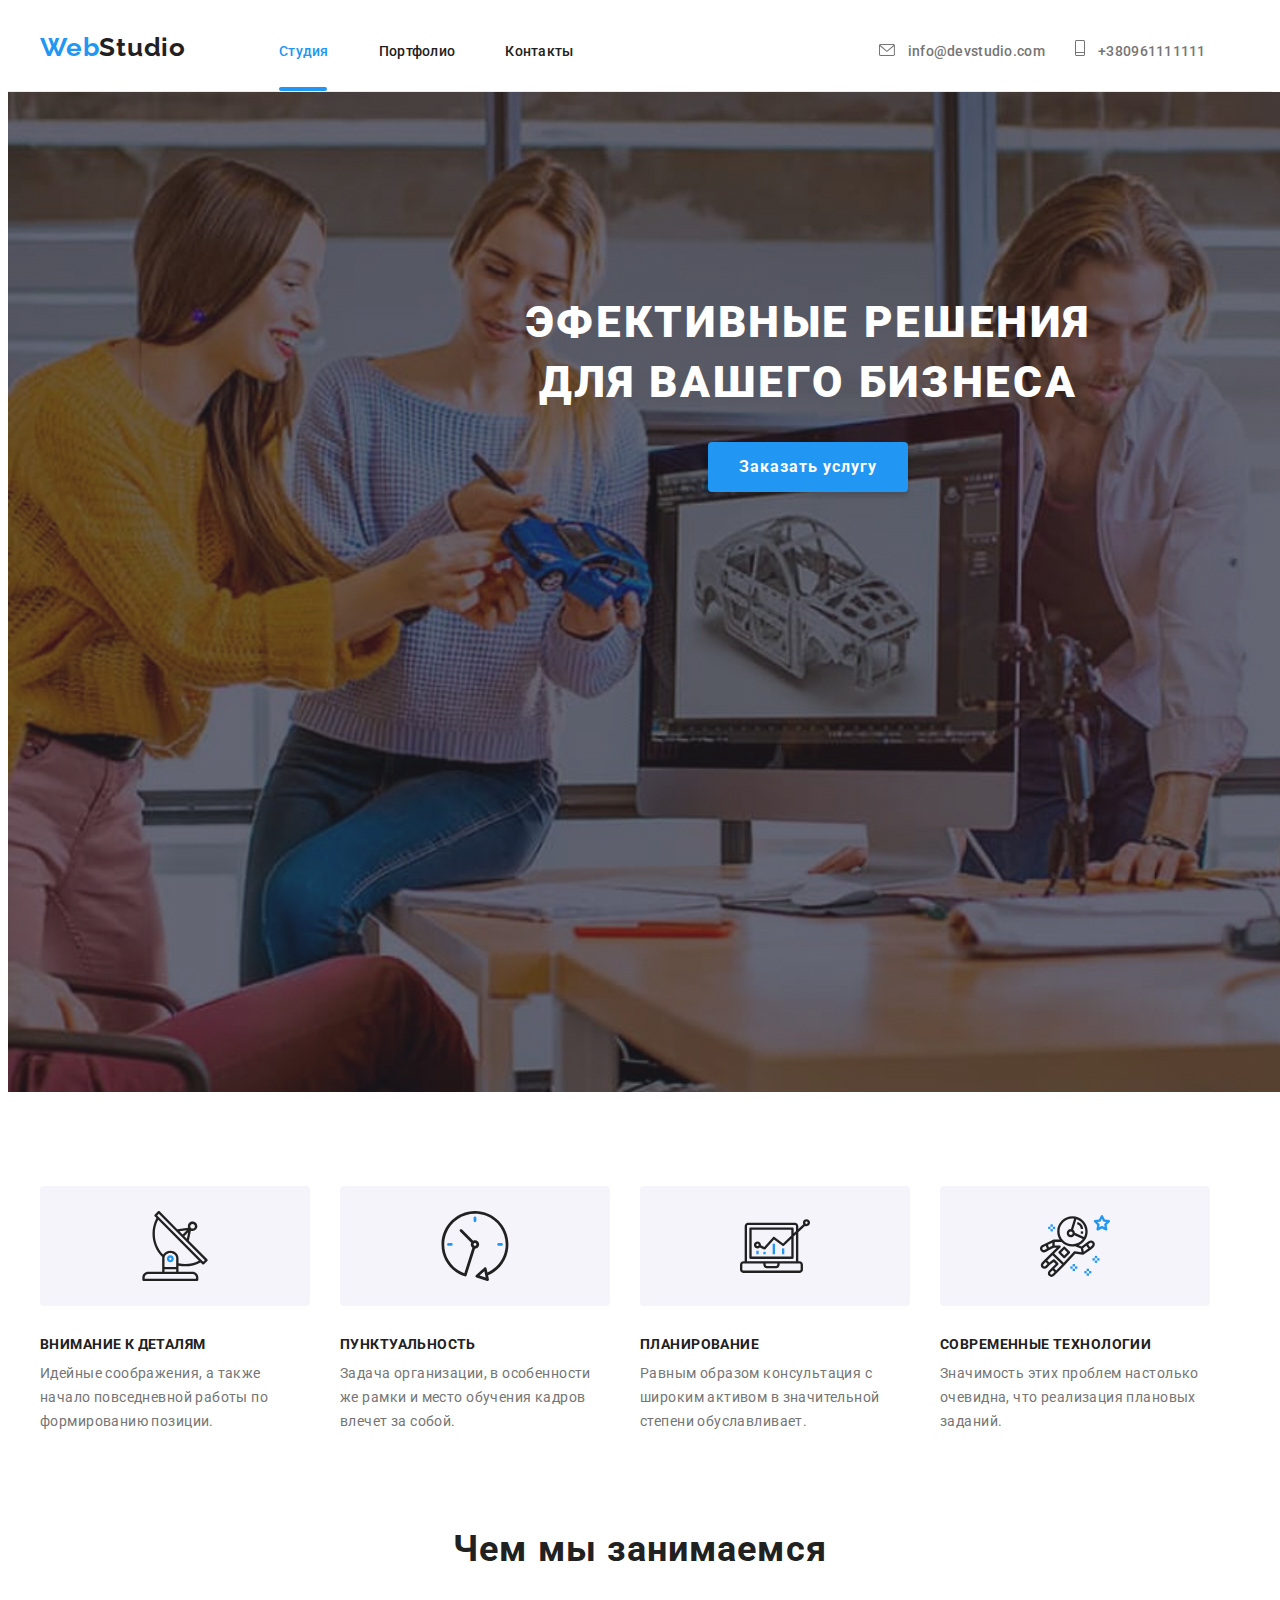
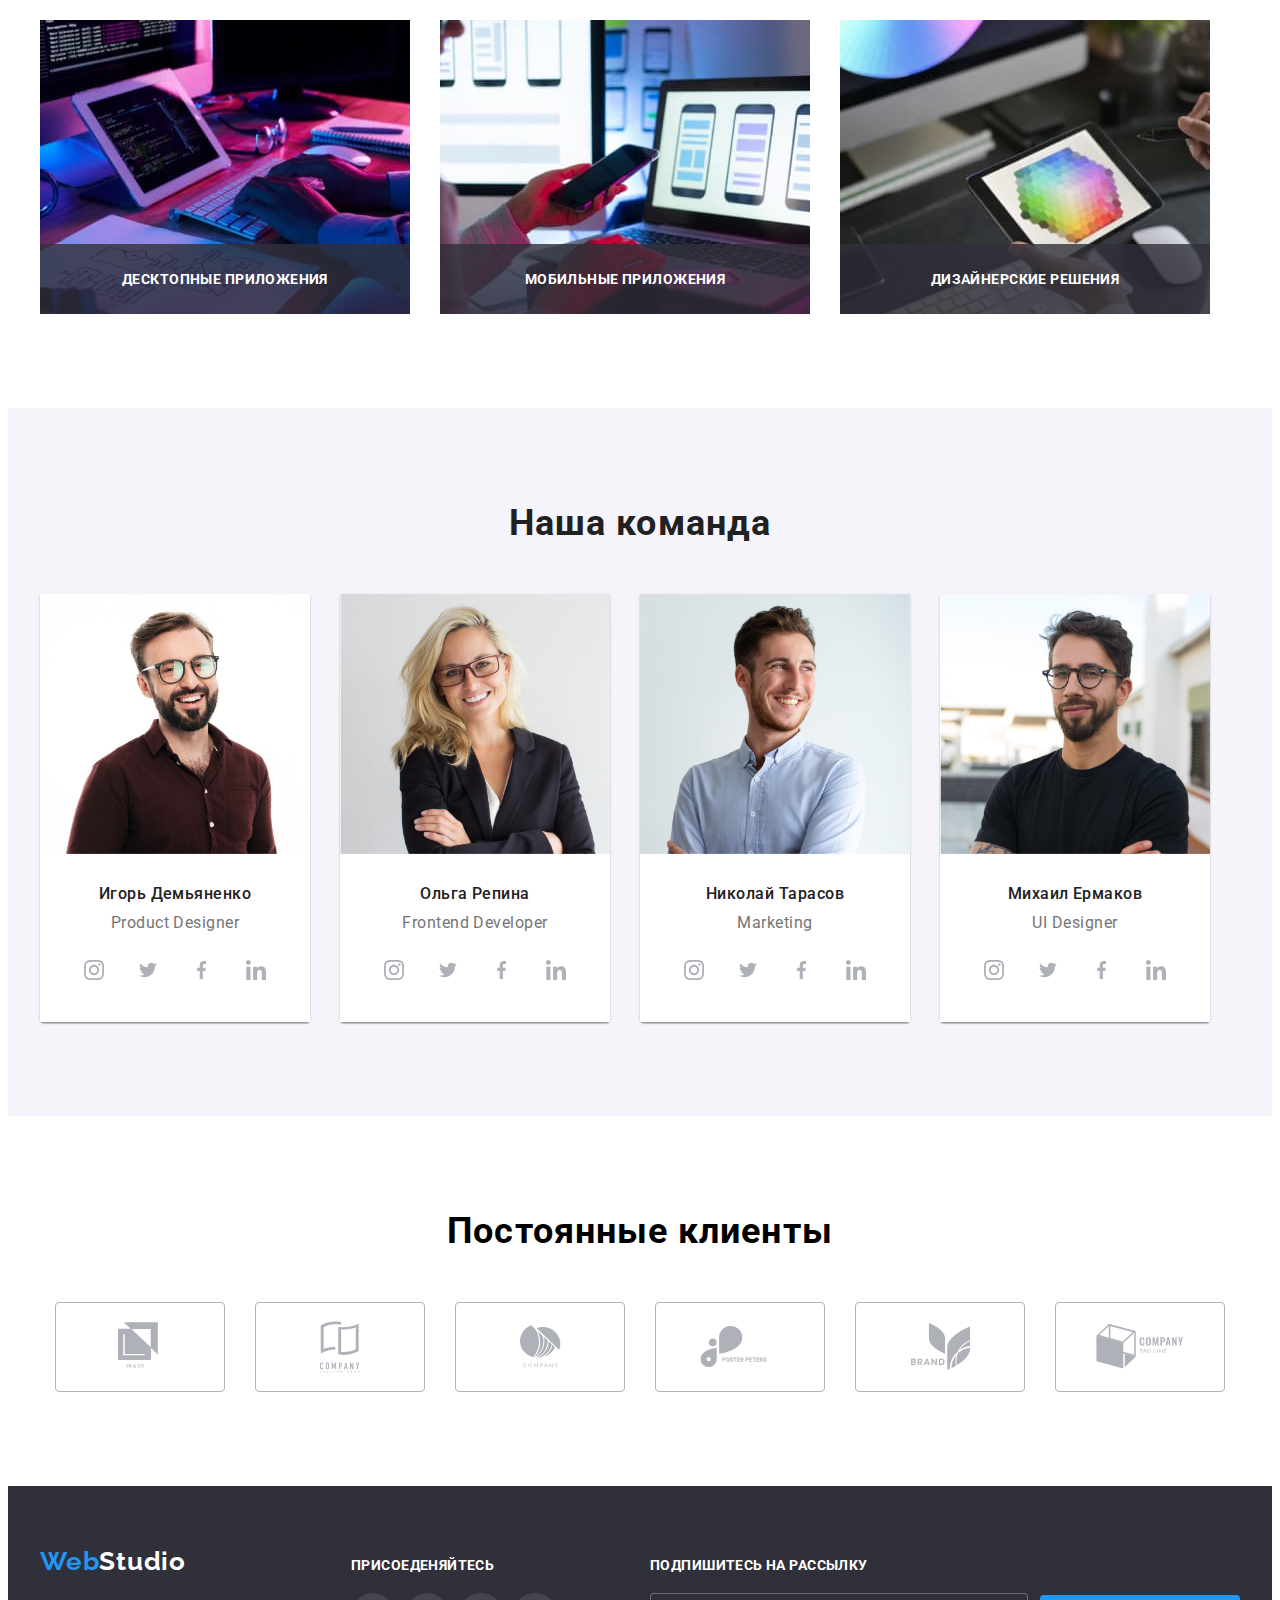
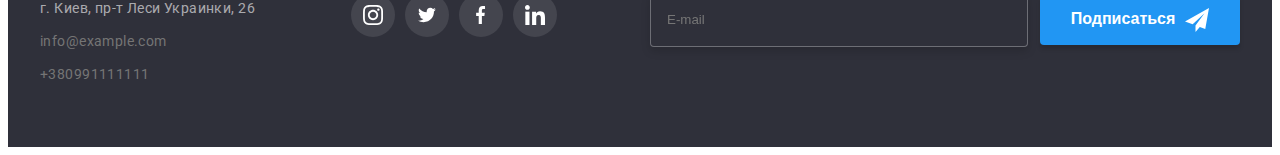
<file: index.html>
<!DOCTYPE html>
<html lang="ru">
  <head>
    <meta charset="UTF-8" />
    <meta name="viewport" content="width=device-width, initial-scale=1.0" />
    <title>Webstudio</title>
    <link rel="stylesheet" href="https://cdnjs.cloudflare.com/ajax/libs/modern-normalize/1.0.0/modern-normalize.min.css"
      integrity="sha512-ISS7cAi1PEhQ8jnbJpJZMd29NlhNj4AWYyLOSp2CE/CsHxTCu+r+t0D2yoJudVrd0/8fTVPUVDzY5Tvli75u/g=="
      crossorigin="anonymous" />
    <link rel="preconnect" href="https://fonts.gstatic.com">
    <link href="https://fonts.googleapis.com/css2?family=Raleway:wght@700&family=Roboto:wght@400;500;700;900&display=swap"
      rel="stylesheet">
    <link rel="stylesheet" href="./css/styles.css" />
    
  </head>
  <body>
    <!-- Шапка сайта -->
    <header class="header">
      <div class="conteiner">
      <nav class="navigation">
        <a class="logotype logotype-header" href="./"> <span class="logo-span">Web</span>Studio</a>
        <ul class="navigation-list lists">
          <li class="navigation-list-item before-element"><a class="navigation-list-links before-element-link" href=""> <span class="navigation-list-link-mark">Студия</span> </a></li>
          <li class="navigation-list-item"><a class="navigation-list-links" href="./portfolio.html"> Портфолио </a></li>
          <li class="navigation-list-item"><a class="navigation-list-links" href=""> Контакты </a></li>
        </ul>
      </nav>
      <ul class="contacts-list lists">
        <li class="contacts-list-item"> 
          <a href="mailto:info@devstudio.com" class="contacts-list-mail">
            <svg class="contacts-list-svg" 
            width="16"
            height="12">
              <use href=./images/sprite.svg#icon-mail></use>
            </svg>
            info@devstudio.com </a> 
          </li>
        
        <li class="contacts-list-item">
          <a href="tel:+380961111111" class="contacts-list-phone">
            <svg class="contacts-list-svg"
            width="10"
            height="16">
              <use href=./images/sprite.svg#icon-tell></use>
            </svg>
            +380961111111  </a>
        </li>
        
      </ul>
      </div>
    </header>
    <!--hero-->
    <main>
      <section class="hero-section">
        <div class="conteiner">
        <h1 class="hero-title">Эфективные решения для вашего бизнеса</h1>
        <button class="main-butn" type="button" data-modal-open>Заказать услугу</button>
        </div>
      </section>
      <!--Особенности-->
      <section class="about-us">
        <div class="conteiner">
        <h2 class="is-hidden"></h2>
        <ul class="about-us-ikon">
          <li class="about-us-list lists">
            <div class="about-us-ikon-div">
              <svg class="about-us-ikon-svg"
              width="70"
                height="70">
                <use href=./images/sprite.svg#icon-attention
                ></use>
              </svg>
            </div>
            <h3 class="list-about-us-title">Внимание к деталям</h3>
            <p class="list-about-us-discription">Идейные соображения, а также начало повседневной работы по формированию позиции.
            </p>
          </li>

          <li class="about-us-list lists">
           <div class="about-us-ikon-div">
              <svg class="about-us-ikon-svg"
              width="70"
                height="70">
                <use href=./images/sprite.svg#icon-clock-1
                 ></use>
              </svg>
            </div>
            <h3 class="list-about-us-title">Пунктуальность</h3>
            <p class="list-about-us-discription">
              Задача организации, в особенности же рамки и место обучения кадров влечет за собой.
            </p>
          </li>

          <li class="about-us-list lists">
            <div class="about-us-ikon-div">
              <svg class="about-us-ikon-svg" 
                 width="70"
                height="70">
                <use href=./images/sprite.svg#icon-diagram-1  ></use>
              </svg>
            </div>
            <h3 class="list-about-us-title">Планирование</h3>
            <p class="list-about-us-discription">
              Равным образом консультация с широким активом в значительной степени обуславливает.
            </p>
          </li>

          <li class="about-us-list lists">
            <div class="about-us-ikon-div">
              <svg class="about-us-ikon-svg" 
                width="70"
                height="70">
                <use href=./images/sprite.svg#icon-astronaut-1 ></use>
              </svg>
          </div>
            <h3 class="list-about-us-title">Современные технологии</h3>
            <p class="list-about-us-discription">Значимость этих проблем настолько очевидна, что реализация плановых заданий.</p>
          </li>
        </ul>
        </div>
        
       
      </section>
      <!--Этапы работы-->
      <section class="what-we-do-section">
        <div class="conteiner">
        <h2 class="title-what-we-do">Чем мы занимаемся</h2>
        <ul class="list-what-we-do lists">
          <li class="list-what-we-do-item">
            <div class="what-we-do-wrapper">
              <img class="what-we-do-img" src="./images/box1.jpg"
             width="370" 
             height="294" 
             alt="разработчик пишет сайт"/>
           
             <p class="what-we-do-discription">Десктопные приложения</p>
            </div>
          </li>
          <li class="list-what-we-do-item">
            <div class="what-we-do-wrapper">
              <img class="what-we-do-img"
              src="./images/box2.jpg"
              width="370"
              height="294"
              alt="тестировщик проверяет мобильную версию"/>
              
              <p class="what-we-do-discription">Мобильные приложения</p>
              </div>
          </li>
          <li class="list-what-we-do-item">
            <div class="what-we-do-wrapper">
              <img class="what-we-do-img"
              src="./images/box3.jpg"
              width="370"
              height="294"
              alt="заказчик проверяет цветовую гамму"/>
              
              <p class="what-we-do-discription">Дизайнерские решения</p>
              </div>
          </li>
        </ul>
        </div>
      </section>

                <!--Команда-->
                
      <section class="our-team-section">
        <div class="conteiner">
        <h3 class="title-our-team">Наша команда</h3>

        <ul class="list-our-team lists">
          <li class="our-team-list-item">
            <img class="our-team-list-img"
              src="./images/foto1.jpg"
              width="270"
              height="260"
              alt="Игорь Демьяненко, разработчик"
            />
            <div class="conteiner-position-team">
            <h3 class="names-our-team">Игорь Демьяненко</h3>
            <p class="team-position" lang="en">Product Designer</p>
            <ul class="social-list lists">
              <li class="social-list-item">
                <a href="" class="social-list-link">
                  <svg class="social-link-svg" width="20" height="20">
                    <use href=./images/sprite.svg#icon-instagram></use>
                  </svg>
                </a>
              </li>
              <li class="social-list-item">
                <a href="" class="social-list-link">
                  <svg class="social-link-svg" width="20" height="16">
                    <use href=./images/sprite.svg#icon-twitt></use>
                  </svg>
                </a>
              </li>
              <li class="social-list-item">
                <a href="" class="social-list-link">
                  <svg class="social-link-svg" width="10" height="20">
                    <use href=./images/sprite.svg#icon-fb></use>
                  </svg>
                </a>
              </li>
              <li class="social-list-item">
                <a href="" class="social-list-link">
                  <svg class="social-link-svg" width="20" height="20">
                    <use href=./images/sprite.svg#icon-linkedin></use>
                  </svg>
                </a>
              </li>
            </ul>
            </div>
          </li>
          

          <li class="our-team-list-item">
            <img class="our-team-list-img"
              src="./images/foto2.jpg"
              width="270"
              height="260"
              alt="Ольга Репина, разработчик"
            />
            <div class="conteiner-position-team">
            <h3 class="names-our-team">Ольга Репина</h3>
            <p class="team-position" lang="en">Frontend Developer</p>
            <ul class="social-list lists">
              <li class="social-list-item">
                <a href="" class="social-list-link">
                  <svg class="social-link-svg" width="20" height="20">
                    <use href=./images/sprite.svg#icon-instagram></use>
                  </svg>
                </a>
              </li>
              <li class="social-list-item">
                <a href="" class="social-list-link">
                  <svg class="social-link-svg" width="20" height="16">
                    <use href=./images/sprite.svg#icon-twitt></use>
                  </svg>
                </a>
              </li>
              <li class="social-list-item">
                <a href="" class="social-list-link">
                  <svg class="social-link-svg" width="10" height="20">
                    <use href=./images/sprite.svg#icon-fb></use>
                  </svg>
                </a>
              </li>
              <li class="social-list-item">
                <a href="" class="social-list-link">
                  <svg class="social-link-svg" width="20" height="20">
                    <use href=./images/sprite.svg#icon-linkedin></use>
                  </svg>
                </a>
              </li>
            </ul>
            </div>
          </li>
         
         

          <li class="our-team-list-item">
            <img class="our-team-list-img"
              src="./images/foto3.jpg"
              width="270"
              height="260"
              alt="Николай Тарасов, маркетолог"
            />
            <div class="conteiner-position-team">
            <h3 class="names-our-team">Николай Тарасов</h3>
            <p class="team-position" lang="en">Marketing</p>
            <ul class="social-list lists">
              <li class="social-list-item">
                <a href="" class="social-list-link">
                  <svg class="social-link-svg" width="20" height="20">
                    <use href=./images/sprite.svg#icon-instagram></use>
                  </svg>
                </a>
              </li>
              <li class="social-list-item">
                <a href="" class="social-list-link">
                  <svg class="social-link-svg" width="20" height="16">
                    <use href=./images/sprite.svg#icon-twitt></use>
                  </svg>
                </a>
              </li>
              <li class="social-list-item">
                <a href="" class="social-list-link">
                  <svg class="social-link-svg" width="10" height="20">
                    <use href=./images/sprite.svg#icon-fb></use>
                  </svg>
                </a>
              </li>
              <li class="social-list-item">
                <a href="" class="social-list-link">
                  <svg class="social-link-svg" width="20" height="20">
                    <use href=./images/sprite.svg#icon-linkedin></use>
                  </svg>
                </a>
              </li>
            </ul>
            </div>
          </li>
         
           
          <li class="our-team-list-item">
            <img class="our-team-list-img" src="./images/foto4.jpg"
             width="270" 
             height="260" 
             alt="Михаил Ермаков, дизайнер" />
            <div class="conteiner-position-team">
            <h3 class="names-our-team">Михаил Ермаков</h3>
            <p class="team-position" lang="en">UI Designer</p>
            <ul class="social-list lists">
              <li class="social-list-item">
                <a href="" class="social-list-link">
                  <svg class="social-link-svg" width="20" height="20">
                    <use href=./images/sprite.svg#icon-instagram></use>
                  </svg>
                </a>
              </li>
              <li class="social-list-item">
                <a href="" class="social-list-link">
                  <svg class="social-link-svg" width="20" height="16">
                    <use href=./images/sprite.svg#icon-twitt></use>
                  </svg>
                </a>
              </li>
              <li class="social-list-item">
                <a href="" class="social-list-link">
                  <svg class="social-link-svg" width="10" height="20">
                    <use href=./images/sprite.svg#icon-fb></use>
                  </svg>
                </a>
              </li>
              <li class="social-list-item">
                <a href="" class="social-list-link">
                  <svg class="social-link-svg" width="20" height="20">
                    <use href=./images/sprite.svg#icon-linkedin></use>
                  </svg>
                </a>
              </li>
            </ul>
            

            </div>
          </li>
        </ul>
      </div>
        
      </section>
      <!--Постоянные клиенты-->
      <section class="our-clients-section">
        <div class="conteiner">
          <h3 class="title-our-clients">Постоянные клиенты</h3>
          <ul class="our-clients-list lists">
            <li class="our-clients-list-item">
              <a href="" class="our-clients-list-link">
                <svg class="our-clients-svg"
                width="44"
                height="49">
                
                  <use href=./images/sprite.svg#icon-logo1></use>
                </svg>
              </a>
            </li>
            <li class="our-clients-list-item">
              <a href="" class="our-clients-list-link">
                <svg class="our-clients-svg"
                width="40"
                height="52">
                  <use href=./images/sprite.svg#icon-logo2></use>
                </svg>
              </a>
            </li>
            <li class="our-clients-list-item">
              <a href="" class="our-clients-list-link">
                <svg class="our-clients-svg"
                width="41"
                height="43">
                  <use href=./images/sprite.svg#icon-logo3></use>
                </svg>
              </a>
            </li>
            <li class="our-clients-list-item">
              <a href="" class="our-clients-list-link">
                <svg class="our-clients-svg"
                width="80"
                height="42">
                  <use href=./images/sprite.svg#icon-logo4></use>
                </svg>
              </a>
            </li>
            <li class="our-clients-list-item">
              <a href="" class="our-clients-list-link">
                <svg class="our-clients-svg"
                width="59"
                height="47">
                  <use href=./images/sprite.svg#icon-logo5></use>
                </svg>
              </a>
            </li>
            <li class="our-clients-list-item">
              <a href="" class="our-clients-list-link">
                <svg class="our-clients-svg"
                width="88"
                height="45">
                  <use href=./images/sprite.svg#icon-logo6></use>
                </svg>
              </a>
            </li>
          </ul>

        </div>
        
      </section>
    </main>
                <!--Футер-->

    <footer class="footer">
      <div class="conteiner">
      <div class="conteiner-footer">
       <a href="./" class="logotype logotypefoot"> <span class="logo-span">Web</span><span class="logo-span-foot">Studio</span></a>
        <ul class="footer-contacts-list lists">
        <li class="footer-contacts footer-adress">г. Киев, пр-т Леси Украинки, 26</li>
        <li class="footer-contacts"><a href="mailto:info@devstudio.com" class="mail-foot">info@example.com</a></li>
        <li class="footer-contacts footer-tel"><a href="tel:+380961111111" class="tel-foot">+380991111111</a></li> 

      </ul>
      </div>
      <div class="conteiner-foot">
      <p class="title-social-list-footer">Присоеденяйтесь</p>

      <ul class="social-list-footer lists">
        
        <li class="social-list-item-footer">
          <a href="" class="social-list-link-footer">
            <svg class="social-link-svg-footer" width="20" height="20">
              <use href=./images/sprite.svg#icon-instagram></use>
            </svg>
          </a>
        </li>
        <li class="social-list-item-footer">
          <a href="" class="social-list-link-footer">
            <svg class="social-link-svg-footer" width="20" height="16">
              <use href=./images/sprite.svg#icon-twitt></use>
            </svg>
          </a>
        </li>
        <li class="social-list-item-footer">
          <a href="" class="social-list-link-footer">
            <svg class="social-link-svg-footer" width="10" height="20">
              <use href=./images/sprite.svg#icon-fb></use>
            </svg>
          </a>
        </li>
        <li class="social-list-item-footer">
          <a href="" class="social-list-link-footer">
            <svg class="social-link-svg-footer" width="20" height="20">
              <use href=./images/sprite.svg#icon-linkedin></use>
            </svg>
          </a>
        </li>
      </ul>
      </div>
      <div class="footer-conteiner-form">
        <p class="p-for-footer">Подпишитесь на рассылку</p>
        <form class="form-footer">
        <label class="modal-form-input-label-footer">
          <input class="modal-form-input-footer" type="email" name="user-email" placeholder="E-mail">
        </label>
        <button type="submit" class="button-submit-foot">Подписаться
          <svg class="button-submit-foot-svg" width="24" height="24">
            <use href=./images/sprite.svg#icon-icon-send></use>
          </svg>
        </button>
      </form>
      </div>
      </div>
      
    </footer>

                     <!--Modalka-->


    <div class="backdrop is-hidden" data-modal> 
      <div class="modal">
        <button type="button" class="modal-close-btn" data-modal-close>
          <svg width="11" height="11">
            <use href=./images/sprite.svg#icon-Vector></use>
          </svg>
        </button>

        <p class="p-in-modal">Оставьте свои данные, мы вам перезвоним</p>
        <form action="#" class="modal-form">
          
          <label class="modal-form-input-label">
             Имя
            <span class="modal-form-input-wrapper">
            <input class="modal-form-input" type="text" name="user-name">
            <svg width="12" height="12" class="modal-form-input-svg">
              <use href=./images/sprite.svg#icon-human></use>
            </svg>
          </span>
          </label>
          <label class="modal-form-input-label">
            Телефон
            <span class="modal-form-input-wrapper">
            <input class="modal-form-input" type="tel" name="user-phone">
            <svg width="13" height="13" class="modal-form-input-svg">
              <use href=./images/sprite.svg#icon-tel></use>
            </svg>
          </span>
          </label>
          <label class="modal-form-input-label">
            Почта
            <span class="modal-form-input-wrapper">
            <input class="modal-form-input" type="email" name="user-email">
            <svg width="15" height="12" class="modal-form-input-svg">
              <use href=./images/sprite.svg#icon-emeil></use>
            </svg>
          </span>
          </label>
          <label class="modal-form-input-label">
            Коментарий
          <textarea name="user-messege" placeholder="Введите текст" class="modal-form-messege"></textarea>
         </label>
            <div class="checkbox-cont">
          <input type="checkbox"  name="user-policy" id="policy-check" 
            class="modal-form-check-policy visually-hidden">
            <label for="policy-check" class="modal-form-label-policy"> Соглашаюсь с рассылкой и принимаю  <a href="#" class="agriment"> Условия договора</a></label>
          </div>
            <button type="submit" class="button-submit">Отправить</button>
        
        </form>
      </div>
    </div>
<script src="./js/modal.js"></script>
  </body>
</html>
</file>
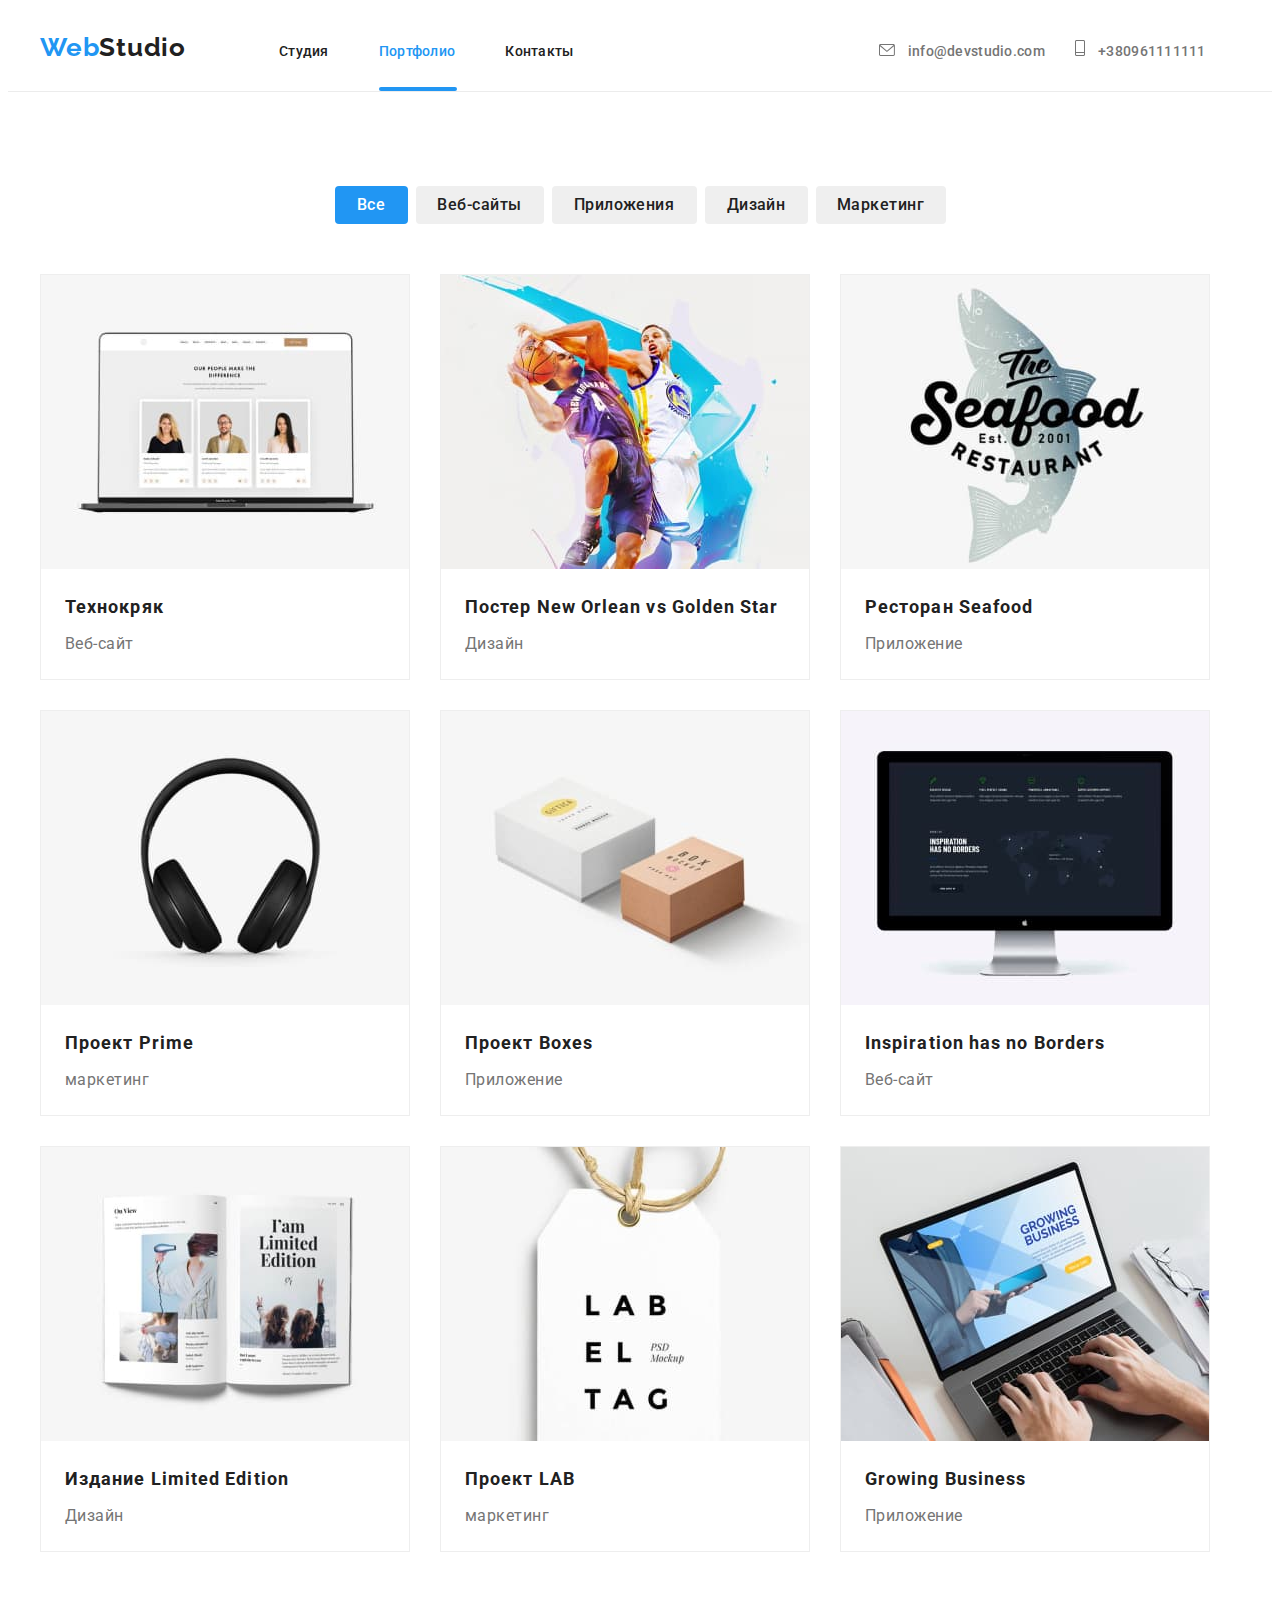
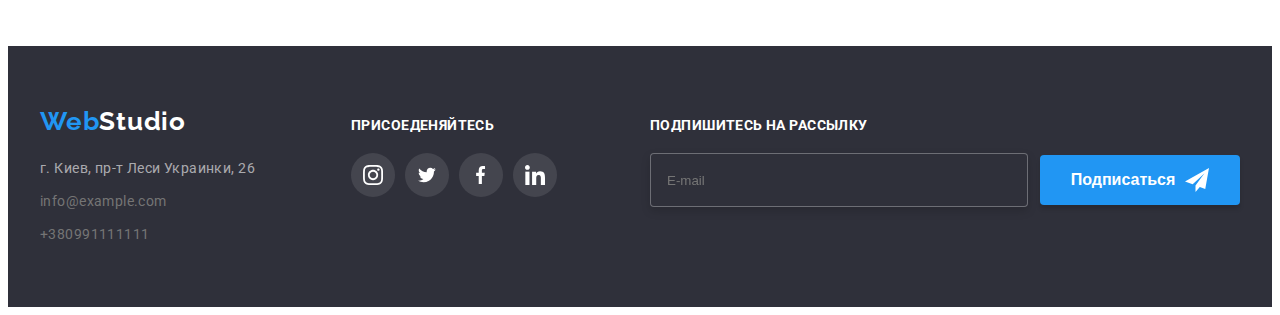
<file: portfolio.html>
<!DOCTYPE html>
<html lang="en">
<head>
    <link rel="stylesheet" href="https://cdnjs.cloudflare.com/ajax/libs/modern-normalize/1.0.0/modern-normalize.min.css"
        integrity="sha512-ISS7cAi1PEhQ8jnbJpJZMd29NlhNj4AWYyLOSp2CE/CsHxTCu+r+t0D2yoJudVrd0/8fTVPUVDzY5Tvli75u/g=="
        crossorigin="anonymous" />
    <meta charset="UTF-8">
    <meta name="viewport" content="width=device-width, initial-scale=1.0">
    <title>Document</title>
    <link rel="preconnect" href="https://fonts.gstatic.com">
    <link href="https://fonts.googleapis.com/css2?family=Raleway:wght@700&family=Roboto:wght@400;500;700;900&display=swap"
        rel="stylesheet">
    <link rel="stylesheet" href="./css/styles.css">
    
</head>
<body>
    <!-- Шапка сайта -->
    <header class="header">
        <div class="conteiner">
        <nav class="navigation">
        
                <a class="logotype logotype-header" href="./"> <span class="logo-span">Web</span>Studio</a>
            
    
            <ul class="navigation-list lists">
                <li class="navigation-list-item"><a class="navigation-list-links" href="./index.html"> Студия </a></li>
                <li class="navigation-list-item before-element-portfolio"><a class="navigation-list-links before-element-link-portfolio" href=""> <span class="navigation-list-link-mark"> Портфолио </span></a></li>
                <li class="navigation-list-item"><a class="navigation-list-links" href=""> Контакты </a></li>
            </ul>
        </nav>
        <ul class="contacts-list lists">
            <li class="contacts-list-item"> 
              <a href="mailto:info@devstudio.com" class="contacts-list-link contacts-list-mail">
                <svg class="contacts-list-svg" 
                width="16"
                height="12">
                  <use href=./images/sprite.svg#icon-mail></use>
                </svg>
                info@devstudio.com </a> 
              </li>
            
            <li class="contacts-list-item">
              <a href="tel:+380961111111" class="contacts-list-link contacts-list-phone">
                <svg class="contacts-list-svg"
                width="10"
                height="16">
                  <use href=./images/sprite.svg#icon-tell></use>
                </svg>
                +380961111111  </a>
            </li>
            
          </ul>
        </div>
        </header>
        <!--BUTTONS SECTION-->
        <main>
        <section class="butn-examplies">
            <div class="conteiner">
            <h2 hidden></h2>
            <ul class="butn-list lists">
            <li class="button-list"><button class="butn-list-item butn1" type="button">Все</button></li>
            <li class="button-list"><button class="butn-list-item butn2" type="button">Веб-сайты</button></li>
            <li class="button-list"><button class="butn-list-item butn3" type="button">Приложения</button></li>
            <li class="button-list"><button class="butn-list-item butn4" type="button">Дизайн</button></li>
            <li class="button-list"><button class="butn-list-item butn5" type="button">Маркетинг</button></li>
            </ul>
            
        
        <!--EXAMPLIES-->
        
            
            <h1 hidden></h1>
            <ul class="list-examples lists">
                <li class="list-examples-item">
                   <a href="./" class="list-examples-item-links">
                     <div class="list-examples-wrapper">
                    <img class="list-examples-img" src="./images/технокряксайт.jpg" 
                    width="370"
                    height="294"
                    alt="Образец сайта">
                    <p class="overlay">Технокряк это современная площадка распространения коронавируса. Компании используют эту платформу для цифрового
                    шпионажа и атак на защищённые сервера конкурентов.</p>
                    </div>
                    <div class="list-example-description">
                    <h3 class="title-list-examples">Технокряк</h3>
                    <p class="list-examples-discrabe">Веб-сайт</p>
                    </div>
                    </a>
                </li>
                <li class="list-examples-item">
                   <a href="./" class="list-examples-item-links"> 
                    <div class="list-examples-wrapper">
                    <img class="list-examples-img" src="./images/goldenstar1.jpg" 
                    width="370"
                    height="294"
                    alt="Образец постера">
                    <p class="overlay">Технокряк это современная площадка распространения коронавируса. Компании используют эту платформу
                        для цифрового шпионажа и атак на защищённые сервера конкурентов.</p>
                    </div>
                    <div class="list-example-description">
                    <h3 class="title-list-examples">Постер New Orlean vs Golden Star</h3>
                    <p class="list-examples-discrabe">Дизайн</p>
                    </div>
                    </a>
                </li>
                <li class="list-examples-item">
                   <a href="./" class="list-examples-item-links"> 
                    <div class="list-examples-wrapper">
                    <img class="list-examples-img" src="./images/pесторанSeafood.jpg" 
                    width="370"
                    height="294"
                    alt="Образец приложения">
                    <p class="overlay">Технокряк это современная площадка распространения коронавируса. Компании используют эту платформу
                        для цифрового шпионажа и атак на защищённые сервера конкурентов.</p>
                    </div>
                    <div class="list-example-description">
                    <h3 class="title-list-examples">Ресторан Seafood</h3>
                    <p class="list-examples-discrabe">Приложение</p>
                        </div>
                        </a>
                </li>
                <li class="list-examples-item">
                    
                   <a href="./" class="list-examples-item-links"> 
                    <div class="list-examples-wrapper">
                    <img class="list-examples-img" src="./images/prime.jpg" 
                    width="370"
                    height="294"
                    alt="Образец проекта">
                    <p class="overlay">Технокряк это современная площадка распространения коронавируса. Компании используют эту платформу
                        для цифрового шпионажа и атак на защищённые сервера конкурентов.</p>
                    </div>
                    <div class="list-example-description">
                    <h3 class="title-list-examples">Проект Prime</h3>
                    <p class="list-examples-discrabe">маркетинг</p>
                    </div>
                    </a>
                </li>
                <li class="list-examples-item">
                    
                   <a href="./" class="list-examples-item-links">
                    <div class="list-examples-wrapper">
                     <img class="list-examples-img" src="./images/boxes.jpg" 
                    width="370"
                    height="294"
                    alt="Образец приложения">
                    <p class="overlay">Технокряк это современная площадка распространения коронавируса. Компании используют эту платформу
                        для цифрового шпионажа и атак на защищённые сервера конкурентов.</p>
                    </div>
                    <div class="list-example-description">
                    <h3 class="title-list-examples">Проект Boxes</h3>
                    <p class="list-examples-discrabe">Приложение</p>
                    </div>
                    </a>
                </li>
                <li class="list-examples-item">
                   <a href="./" class="list-examples-item-links"> 
                    <div class="list-examples-wrapper">
                    <img class="list-examples-img" src="./images/borders.jpg" 
                     width="370"
                    height="294"
                    alt="Образец сайта">
                    <p class="overlay">Технокряк это современная площадка распространения коронавируса. Компании используют эту платформу
                        для цифрового шпионажа и атак на защищённые сервера конкурентов.</p>
                    </div>
                    <div class="list-example-description">
                    <h3 class="title-list-examples">Inspiration has no Borders</h3>
                    <p class="list-examples-discrabe">Веб-сайт</p>
                    </div>
                    </a>
                </li>
                <li class="list-examples-item">
                   <a href="./" class="list-examples-item-links">
                    <div class="list-examples-wrapper">
                    <img class="list-examples-img" src="./images/editional.jpg" 
                    width="370"
                    height="294"
                    alt="Образец дизайна">
                    <p class="overlay">Технокряк это современная площадка распространения коронавируса. Компании используют эту платформу
                        для цифрового шпионажа и атак на защищённые сервера конкурентов.</p>
                    </div>
                    <div class="list-example-description">
                    <h3 class="title-list-examples">Издание Limited Edition</h3>
                    <p class="list-examples-discrabe">Дизайн</p>
                    </div>
                    </a>
                </li>
                <li class="list-examples-item">
                   <a href="./" class="list-examples-item-links">
                    <div class="list-examples-wrapper">
                    <img class="list-examples-img" src="./images/lab.jpg" 
                    width="370"
                    height="294"
                    alt="Образец работы">
                    <p class="overlay">Технокряк это современная площадка распространения коронавируса. Компании используют эту платформу
                        для цифрового шпионажа и атак на защищённые сервера конкурентов.</p>
                    </div>
                    <div class="list-example-description">
                    <h3 class="title-list-examples">Проект LAB</h3>
                    <p class="list-examples-discrabe">маркетинг</p>
                    </div>
                    </a>
                </li>
                <li class="list-examples-item">
                   <a href="./" class="list-examples-item-links"> 
                    <div class="list-examples-wrapper">
                    <img class="list-examples-img" src="./images/business.jpg" 
                    width="370"
                    height="294"
                    alt="Образец приложения">
                    <p class="overlay">Технокряк это современная площадка распространения коронавируса. Компании используют эту платформу
                        для цифрового шпионажа и атак на защищённые сервера конкурентов.</p>
                    </div>
                    <div class="list-example-description">
                    <h3 class="title-list-examples">Growing Business</h3>
                    <p class="list-examples-discrabe">Приложение</p>
                    </div>
                    </a>
                </li>
            </ul>
            </div>
        </section>

        </main>
        <!--FOOTER-->
        <footer class="footer">
            <div class="conteiner">
            <div class="conteiner-footer">
                <a href="./" class="logotype logotypefoot"> <span class="logo-span">Web</span><span class="logo-span-foot">Studio</span></a>
                <ul class="footer-contacts-list lists">
                  <li class="footer-contacts footer-adress">г. Киев, пр-т Леси Украинки, 26</li>
                  <li class="footer-contacts"><a href="mailto:info@devstudio.com" class="mail-foot">info@example.com</a></li>
                  <li class="footer-contacts footer-tel"><a href="tel:+380961111111" class="tel-foot">+380991111111</a></li> 
          
                </ul>
            </div>
            <div class="conteiner-foot">
            <p class="title-social-list-footer">Присоеденяйтесь</p>
      
            <ul class="social-list-footer lists">
              
              <li class="social-list-item-footer">
                <a href="" class="social-list-link-footer">
                  <svg class="social-link-svg-footer" width="20" height="20">
                    <use href=./images/sprite.svg#icon-instagram></use>
                  </svg>
                </a>
              </li>
              <li class="social-list-item-footer">
                <a href="" class="social-list-link-footer">
                  <svg class="social-link-svg-footer" width="20" height="16">
                    <use href=./images/sprite.svg#icon-twitt></use>
                  </svg>
                </a>
              </li>
              <li class="social-list-item-footer">
                <a href="" class="social-list-link-footer">
                  <svg class="social-link-svg-footer" width="10" height="20">
                    <use href=./images/sprite.svg#icon-fb></use>
                  </svg>
                </a>
              </li>
              <li class="social-list-item-footer">
                <a href="" class="social-list-link-footer">
                  <svg class="social-link-svg-footer" width="20" height="20">
                    <use href=./images/sprite.svg#icon-linkedin></use>
                  </svg>
                </a>
              </li>
            </ul>
            </div>
            <div class="footer-conteiner-form">
              <p class="p-for-footer">Подпишитесь на рассылку</p>
              <form class="form-footer">
              <label class="modal-form-input-label-footer">
                <input class="modal-form-input-footer" type="email" name="user-email" placeholder="E-mail">
              </label>
              <button type="submit" class="button-submit-foot">Подписаться
                <svg class="button-submit-foot-svg" width="24" height="24">
                  <use href=./images/sprite.svg#icon-icon-send></use>
                </svg>
              </button>
            </form>
            </div>
            </div>
            
          </footer>
</body>
</html>
</file>
<file: css/styles.css>
:root {
  --accent-color: #2196f3;
  --title-color: #212121;
  --text-color: #757575;
  --white-color: #ffffff;
  --background-color-grey: #2f303a;
}

body {
  font-family: "Roboto", sans-serif;
}
h1,
h2,
h3,
h4,
h5,
h6,
p {
  margin: 0;
}

ul,
ol {
  margin: 0;
  padding: 0;
}

img {
  display: block;
}
.conteiner {
  width: 1200px;
  padding-left: 15px;
  padding-right: 15px;
  margin: 0 auto;
}

/*=============COMPONENTS================*/
.title-what-we-do,
.title-our-team {
  font-family: "Roboto", sans-serif;
  font-weight: 700;
  font-size: 36px;
  line-height: 1.167;
  letter-spacing: 0.03em;
  color: var(--title-color);
}
.lists {
  list-style: none;
}
.logotype,
.navigation-list-links,
.contacts-list-mail,
.contacts-list-phone,
.contacts-portfolio,
.list-examples-item-links,
.mail-foot,
.tel-foot {
  text-decoration: none;
}
.social-link-svg {
  fill: #afb1b8;
}
/*=============END COMPONENTS================*/

/* =========HEADER========== */

.header {
  border-bottom: 1px solid #ececec;
}
.logotype {
  cursor: pointer;
  font-family: Raleway;
  font-weight: 700;
  font-size: 26px;
  line-height: 1.192;
  letter-spacing: 0.03em;
  color: var(--title-color);
}
.logo-span {
  color: var(--accent-color);
}
.contacts-list-phone {
  color: var(--text-color);
  transition: color 250ms cubic-bezier(0.4, 0, 0.2, 1);
}
.contacts-list-phone:focus,
.contacts-list-phone:hover {
  color: var(--accent-color);
  cursor: pointer;
}
.contacts-list-mail {
  transition: color 250ms cubic-bezier(0.4, 0, 0.2, 1);
  color: var(--text-color);
}
.contacts-list-mail:focus,
.contacts-list-mail:hover {
  color: var(--accent-color);
  cursor: pointer;
}
.contacts-list-svg {
  transition: fill 250ms cubic-bezier(0.4, 0, 0.2, 1);
}
.contacts-list-phone:focus .contacts-list-svg,
.contacts-list-phone:hover .contacts-list-svg,
.contacts-list-mail:focus .contacts-list-svg,
.contacts-list-mail:hover .contacts-list-svg {
  fill: var(--accent-color);
  cursor: pointer;
}
.contacts-list-svg {
  fill: var(--text-color);
}
.contacts-list-svg {
  margin-right: 10px;
}
.navigation-list-links {
  font-weight: 500;
  font-size: 14px;
  line-height: 1.143;
  letter-spacing: 0.02em;
  color: var(--title-color);
  display: block;
  transition: color 250ms cubic-bezier(0.4, 0, 0.2, 1);
}
.navigation-list-links:hover,
.navigation-list-links:focus {
  color: var(--accent-color);
}

.contacts-list {
  font-weight: 500;
  font-size: 14px;
  line-height: 1.143;
  letter-spacing: 0.02em;
}
.navigation-list-link-mark {
  color: var(--accent-color);
}
.header .conteiner {
  display: flex;
  align-items: center;
}

.navigation {
  display: flex;
  align-items: center;
  align-items: baseline;
}
.navigation-list {
  display: flex;
  align-items: center;
}

.contacts-list {
  display: flex;
  align-items: baseline;
}

.navigation-list-links,
.contacts-list-mail,
.contacts-list-phone,
.contacts-portfolio {
  display: block;
  padding-top: 32px;
  padding-bottom: 32px;
}
.navigation > .logotype {
  display: block;
  padding-top: 24px;
  padding-bottom: 25px;
  margin-right: 93px;
}
.navigation-list-item:not(:last-child) {
  margin-right: 50px;
}
.contacts-list-item:not(:last-child) {
  margin-right: 30px;
  margin-left: 305px;
}

.before-element-link::before {
  content: "";
  position: absolute;
  bottom: 0;
  width: 48px;
  height: 4px;
  background-color: #2196f3;
  border-radius: 2px;
  /*opacity: 0;
  transition: opacity 250ms cubic-bezier(0.4, 0, 0.2, 1);*/
}
.before-element {
  position: relative;
}
.mail-foot,
.tel-foot {
  display: block;
}
/*.before-element-link:hover::before,
.before-element-link:focus::before {
  opacity: 1;
}*/
/* =========END HEADER========== */

/*==========HERO================*/
.hero-title {
  font-weight: 900;
  font-size: 44px;
  line-height: 1.364;
  letter-spacing: 0.06em;
  text-transform: uppercase;
  margin-bottom: 30px;
}
.hero-section {
  background-color: var(--background-color-grey);
  color: var(--white-color);
}

.main-butn {
  color: var(--white-color);
  background-color: var(--accent-color);
  font-family: "Roboto", sans-serif;
  font-weight: bold;
  font-size: 16px;
  line-height: 1.875;
  letter-spacing: 0.06em;
  cursor: pointer;
  width: 200px;
  height: 50px;
  border: none;
  box-shadow: 0px 4px 4px rgba(0, 0, 0, 0.15);
  border-radius: 4px;
}
.hero-section .conteiner {
  display: flex;
  flex-direction: column;
  align-items: center;
}

.hero-section {
  background-image: linear-gradient(rgba(47, 48, 58, 0.4), rgba(47, 48, 58, 0.4)),
    url(../images/hero.jpg);
  background-repeat: no-repeat;
  background-position: 50% 50%;
  background-size: cover;
  width: 1600px;
  height: 600px;
  padding-top: 200px;
  padding-bottom: 200px;
  margin: 0 auto;
}
.hero-title {
  text-align: center;
  width: 696px;
  max-width: 600px;
}

/*==========END HERO================*/
/*==========ABOUT US================*/
.list-about-us-title {
  font-family: "Roboto", sans-serif;
  font-weight: 700;
  font-size: 14px;
  line-height: 1.143;
  letter-spacing: 0.03em;
  text-transform: uppercase;
  color: var(--title-color);
}
.list-about-us-discription {
  font-family: "Roboto", sans-serif;
  font-weight: 400;
  font-size: 14px;
  line-height: 1.714;
  letter-spacing: 0.03em;
  color: var(--text-color);
}

.about-us .conteiner {
  display: flex;
  align-items: center;
}
.about-us {
  padding-top: 94px;
  padding-bottom: 94px;
}

.list-about-us-title {
  margin-bottom: 10px;
}
.list-about-us-discription {
  max-width: 270px;
}
.list-about-us:not(:last-child) {
  margin-right: 30px;
}
.about-us-ikon {
  display: flex;
  justify-content: space-between;
}
.about-us-ikon-div {
  display: flex;
  justify-content: center;
  align-items: center;
  width: 270px;
  height: 120px;
  background: #f5f4fa;
  border-radius: 4px;
  margin-bottom: 30px;
}
.about-us-ikon-svg {
  display: flex;
  justify-content: center;
  align-items: center;
}
.about-us-list:not(:last-child) {
  margin-right: 30px;
}

/*==========END ABOUT US================*/

/*===============WHAT WE DO==================*/
.title-what-we-do {
  text-align: center;
  margin-bottom: 50px;
}

.what-we-do-section {
  padding-bottom: 94px;
}

.list-what-we-do {
  display: flex;
  align-items: center;
}
.list-what-we-do-item:not(:last-child) {
  margin-right: 30px;
}
.what-we-do-discription {
  display: flex;
  align-items: center;
  justify-content: center;
  position: absolute;
  left: 0;
  bottom: 0;
  width: 370px;
  height: 70px;
  font-weight: 700;
  font-size: 14px;
  line-height: 1.143;
  text-align: center;
  letter-spacing: 0.03em;
  text-transform: uppercase;
  color: #ffffff;
  background-color: rgba(47, 48, 58, 0.8);
}

.what-we-do-wrapper {
  position: relative;
}

/*=============COMANDA================*/
.names-our-team {
  font-family: "Roboto", sans-serif;
  font-weight: 500;
  font-size: 16px;
  line-height: 1.188;
  letter-spacing: 0.03em;
  color: var(--title-color);
}
.team-position {
  font-family: "Roboto", sans-serif;
  font-weight: 400;
  font-size: 16px;
  line-height: 1.188;
  letter-spacing: 0.03em;
  color: var(--text-color);
}
.our-team-section {
  padding-top: 94px;
  padding-bottom: 94px;
}
.our-team-section {
  background-color: #f5f4fa;
}

.title-our-team {
  margin-bottom: 50px;
  text-align: center;
}

.list-our-team {
  display: flex;
  align-items: center;
}

.our-team-list-item {
  margin: 15px;
  box-shadow: 0px 1px 3px rgba(0, 0, 0, 0.12), 0px 1px 1px rgba(0, 0, 0, 0.14),
    0px 2px 1px rgba(0, 0, 0, 0.2);
  border-radius: 0px 0px 4px 4px;
}
.list-our-team {
  margin: -15px;
}

.conteiner-position-team {
  text-align: center;
  background-color: #ffffff;
  padding: 30px 32px;
}

.names-our-team {
  margin-bottom: 10px;
}
.social-list-link {
  display: flex;
  justify-content: center;
  align-items: center;
  width: 44px;
  height: 44px;
  border-radius: 50%;
  transition: background-color 250ms cubic-bezier(0.4, 0, 0.2, 1),
    fill 250ms cubic-bezier(0.4, 0, 0.2, 1);
}

.social-list-link:hover,
.social-list-link:focus {
  background-color: var(--accent-color);
}
.social-list-link:focus .social-link-svg,
.social-list-link:hover .social-link-svg {
  fill: var(--white-color);
}
.social-link-svg {
  transition: fill 250ms cubic-bezier(0.4, 0, 0.2, 1);
}
.social-list {
  display: flex;
  justify-content: space-between;
}
.team-position {
  margin-bottom: 16px;
}

/*=============END COMANDA================*/

/*=============OUR CLIENTS===============*/

.our-clients-list-link {
  width: 170px;
  height: 90px;
  border: 1px solid #afb1b8;
  box-sizing: border-box;
  border-radius: 4px;
  display: flex;
  justify-content: center;
  align-items: center;
}

.our-clients-list {
  display: flex;
  justify-content: center;
}
.our-clients-list-item:not(:last-child) {
  margin-right: 30px;
}
.our-clients-section {
  padding-top: 94px;
  padding-bottom: 94px;
}
.title-our-clients {
  font-weight: 700;
  font-size: 36px;
  line-height: 1.167;
  text-align: center;
  letter-spacing: 0.03em;
  margin-bottom: 50px;
}

.our-clients-list-link {
  color: #afb1b8;
  fill: currentColor;
  transition: border-color 250ms cubic-bezier(0.4, 0, 0.2, 1),
    fill 250ms cubic-bezier(0.4, 0, 0.2, 1);
}
.our-clients-list-link:focus,
.our-clients-list-link:hover {
  border-color: var(--accent-color);
}
.our-clients-list-item .our-clients-list-link:hover,
.our-clients-list-item .our-clients-list-link:focus {
  fill: var(--accent-color);
}
/*===============END OUR CLIENTS================*/

/*=============FOOTER=================*/

.footer-adress {
  font-family: "Roboto", sans-serif;
  font-weight: 400;
  font-size: 14px;
  line-height: 1.714;
  letter-spacing: 0.03em;
}
.footer-contacts {
  font-family: "Roboto", sans-serif;
  font-weight: 400;
  font-size: 14px;
  line-height: 1.714;
  letter-spacing: 0.03em;
  /*color: rgba(255, 255, 255, 0.6);*/
}
.mail-foot,
.tel-foot {
  font-family: "Roboto", sans-serif;
  font-weight: 400;
  font-size: 14px;
  line-height: 1.714;
  letter-spacing: 0.03em;
  color: var(--text-color);
}

.footer {
  background-color: var(--background-color-grey);
  color: rgba(255, 255, 255, 0.6);
  padding-top: 60px;
  padding-bottom: 60px;
}
.logo-span-foot {
  color: var(--white-color);
}

.footer-contacts:not(:last-child) {
  margin-bottom: 9px;
}
.logotypefoot {
  display: inline-block;
  margin-bottom: 20px;
}
.title-social-list-footer {
  font-weight: 700;
  font-size: 14px;
  line-height: 1.143;
  letter-spacing: 0.03em;
  color: var(--white-color);
  margin-bottom: 20px;
  text-transform: uppercase;
}
.social-link-svg-footer {
  fill: #ffffff;
}
.social-list-link-footer {
  display: flex;
  justify-content: center;
  align-items: center;
  width: 44px;
  height: 44px;
  border-radius: 50%;
  background: rgba(255, 255, 255, 0.1);
}

.footer .conteiner {
  display: flex;
  align-items: baseline;
}

.social-list-footer {
  display: flex;
}
.conteiner-footer {
  margin-right: 70px;
}
.conteiner-foot {
  margin-right: 93px;
}

.social-list-item-footer:not(:last-child) {
  margin-right: 10px;
}
.social-list-link-footer {
  transition: background-color 250ms cubic-bezier(0.4, 0, 0.2, 1);
}
.mail-foot:hover,
.mail-foot:focus,
.tel-foot:hover,
.tel-foot:focus {
  color: var(--white-color);
}
.mail-foot,
.tel-foot {
  transition: color 250ms cubic-bezier(0.4, 0, 0.2, 1);
  cursor: pointer;
}
.social-list-link-footer:hover,
.social-list-link-footer:focus {
  background-color: var(--accent-color);
}

/*==============PORTFOLIO=================*/

/*=============HEADER PORTFOLIO===============*/
.contacts-portfolio {
  font-family: "Roboto", sans-serif;
  font-weight: 500;
  font-size: 14px;
  line-height: 1.143;
  letter-spacing: 0.02em;
  color: var(--text-color);
  cursor: pointer;
  transition: color 250ms cubic-bezier(0.4, 0, 0.2, 1);
}
.contacts-portfolio:hover,
.contacts-portfolio:focus {
  color: var(--accent-color);
}
.before-element-link-portfolio::before {
  content: "";
  position: absolute;
  bottom: 0;
  width: 78px;
  height: 4px;
  background-color: #2196f3;
  border-radius: 2px;
  /*opacity: 0;
  transition: opacity 250ms cubic-bezier(0.4, 0, 0.2, 1);*/
}
.before-element-portfolio {
  position: relative;
}
/*.before-element-link-portfolio:hover::before,
.before-element-link-portfolio:focus:before {
  opacity: 1;
}*/
/*=============END HEADER PORTFOLIO===============*/

/*=============BUTTON PORTFOLIO================*/

.butn-list-item {
  font-family: "Roboto", sans-serif;
  font-weight: 500;
  font-size: 16px;
  line-height: 1.625;
  letter-spacing: 0.03em;
  color: var(--title-color);
  cursor: pointer;
  transition: background-color 250ms cubic-bezier(0.4, 0, 0.2, 1),
    color 250ms cubic-bezier(0.4, 0, 0.2, 1), box-shadow 250ms cubic-bezier(0.4, 0, 0.2, 1);
}

.butn-list-item:focus,
.butn-list-item:hover {
  background-color: var(--accent-color);
  color: var(--white-color);
  box-shadow: 0px 3px 1px rgba(0, 0, 0, 0.1), 0px 1px 2px rgba(0, 0, 0, 0.08),
    0px 2px 2px rgba(0, 0, 0, 0.12);
}
.butn-list {
  display: flex;
  justify-content: center;
}
.button-list:not(:last-child) {
  margin-right: 8px;
}
.butn1 {
  width: 73px;
  height: 38px;
  border-radius: 4px;
  border: none;
  color: var(--white-color);
  background-color: var(--accent-color);
}
.butn2 {
  width: 128px;
  height: 38px;
  border-radius: 4px;
  border: none;
}

.butn3 {
  width: 145px;
  height: 38px;
  border-radius: 4px;
  border: none;
}
.butn4 {
  width: 103px;
  height: 38px;
  border-radius: 4px;
  border: none;
}
.butn5 {
  width: 130px;
  height: 38px;
  border-radius: 4px;
  border: none;
}

.butn-list {
  margin-bottom: 50px;
}

/*=============END BUTTON PORTFOLIO================*/

/*=============EXAMPLES==================*/
.list-examples-item-links {
  display: block;
  border: 1px solid #eeeeee;
}

.title-list-examples {
  font-family: "Roboto", sans-serif;
  font-weight: 700;
  font-size: 18px;
  line-height: 2;
  letter-spacing: 0.06em;
  color: var(--title-color);
}
.list-examples-discrabe {
  font-family: "Roboto", sans-serif;
  font-weight: 400;
  font-size: 16px;
  line-height: 1.875;
  letter-spacing: 0.03em;
  color: var(--text-color);
}

.list-examples {
  display: flex;
  text-align: center;
}
.list-examples {
  display: flex;
  flex-wrap: wrap;
  margin: -15px;
}

.list-examples-item {
  max-width: 370px;
  cursor: pointer;
  margin: 15px;
  transition: box-shadow 250ms cubic-bezier(0.4, 0, 0.2, 1),
    border 250ms cubic-bezier(0.4, 0, 0.2, 1);
}
.list-examples-item:hover,
.list-examples-item:focus-within {
  box-sizing: border-box;
  box-shadow: 0px 1px 1px rgba(0, 0, 0, 0.12), 0px 4px 4px rgba(0, 0, 0, 0.06),
    1px 4px 6px rgba(0, 0, 0, 0.16);
}

.title-list-examples {
  margin-bottom: 4px;
}
.butn-examplies {
  padding-top: 94px;
  padding-bottom: 94px;
}
.list-example-description {
  background-color: var(--white-color);
  padding: 20px 24px;
  text-align: left;
}
.overlay {
  position: absolute;
  left: 0;
  top: 0;
  width: 100%;
  height: 100%;
  background-color: rgba(33, 150, 243, 0.9);
  color: var(--white-color);
  padding: 63px 24px;
  transform: translateY(100%);
  font-family: Roboto;
  font-size: 14px;
  font-weight: 400;
  line-height: 1.56;
  letter-spacing: 0.03em;
  text-align: left;
  transition: transform 250ms cubic-bezier(0.4, 0, 0.2, 1);
}

.list-examples-wrapper {
  position: relative;
  overflow: hidden;
}
.list-examples-item-links:hover .overlay,
.list-examples-item-links:focus .overlay {
  transform: translateY(0);
}
/*=============END EXAMPLES==================*/

/*===================MODALKA===================*/
.backdrop {
  position: fixed;
  top: 0;
  left: 0;
  width: 100%;
  height: 100%;
  background-color: rgba(0, 0, 0, 0.2);
  opacity: 1;
  transition: opacity 250ms cubic-bezier(0.4, 0, 0.2, 1);
}
.backdrop.is-hidden {
  opacity: 0;
  pointer-events: none;
}
.modal {
  position: absolute;
  left: 50%;
  top: 50%;
  width: 528px;
  height: 581px;
  padding-top: 40px;
  padding-bottom: 40px;
  padding-left: 41px;
  padding-right: 39px;
  background-color: #ffffff;
  box-shadow: 0px 1px 3px rgba(0, 0, 0, 0.12), 0px 1px 1px rgba(0, 0, 0, 0.14),
    0px 2px 1px rgba(0, 0, 0, 0.2);
  border-radius: 4px;
  transform: scale(1) translate(-50%, -50%);
  transition: transform 250ms cubic-bezier(0.4, 0, 0.2, 1);
}
.backdrop.is-hidden .modal {
  transform: scale(0.75) translate(-50%, -50%);
}
.modal-close-btn {
  position: absolute;
  top: 8px;
  right: 8px;
  width: 30px;
  height: 30px;
  background: #ffffff;
  border: 1px solid rgba(0, 0, 0, 0.1);
  box-sizing: border-box;
  border-radius: 50px;
  cursor: pointer;
  transition: fill 250ms cubic-bezier(0.4, 0, 0.2, 1);
}
.modal-close-btn:hover,
.modal-close-btn:focus {
  fill: var(--accent-color);
}
.is-hidden {
  opacity: 0;
  pointer-events: none;
}

.modal-form-input-label {
  display: block;
}

.modal-form {
  display: flex;
  flex-direction: column;
}
.modal-form-input {
  display: block;
  height: 40px;
  width: 100%;
  border: 1px solid rgba(33, 33, 33, 0.2);
  border-radius: 4px;
  padding-left: 42px;
  transition: border-color 250ms cubic-bezier(0.4, 0, 0.2, 1);
  margin-top: 4px;
}
.modal-form-input-svg {
  position: absolute;
  top: 50%;
  left: 12px;
  transform: translateY(-50%);
  display: block;
  transition: fill 250ms cubic-bezier(0.4, 0, 0.2, 1);
}
.modal-form-input-wrapper {
  display: block;
  position: relative;
}
.modal-form-input:focus {
  outline: none;
  border-color: var(--accent-color);
}
.modal-form-input:focus + .modal-form-input-svg {
  fill: var(--accent-color);
}
.modal-form-messege {
  font-size: 14px;
  line-height: 1.143;
  letter-spacing: 0.01em;
  width: 100%;
  height: 120px;
  display: block;
  border: 1px solid rgba(33, 33, 33, 0.2);
  border-radius: 4px;
  resize: none;
  transition: border-color 250ms cubic-bezier(0.4, 0, 0.2, 1);
  padding: 12px 16px;
}
.modal-form-messege:focus {
  outline: none;
  border-color: var(--accent-color);
}

.modal-form-check-policy:checked + .modal-form-label-policy::before {
  background-color: var(--accent-color);
  background-image: url(../images/iconcheck.svg);
}
.modal-form-check-policy:focus + .modal-form-label-policy::before {
  border-color: var(--accent-color);
}

.modal-form-label-policy::before {
  display: inline-block;
  content: "";
  width: 16px;
  height: 15px;
  border: 1px solid rgba(33, 33, 33, 0.2);
  margin-right: 7px;
  border-radius: 2px;
  cursor: pointer;
}
.p-in-modal {
  font-weight: 700;
  font-size: 20px;
  line-height: 1.15;
  text-align: center;
  letter-spacing: 0.03em;
  margin-bottom: 12px;
}
.visually-hidden {
  position: absolute !important;
  clip: rect(1px 1px 1px 1px); /* IE6, IE7 */
  clip: rect(1px, 1px, 1px, 1px);
  padding: 0 !important;
  border: 0 !important;
  height: 1px !important;
  width: 1px !important;
  overflow: hidden;
}
.modal-form-input-label:last-of-type {
  margin-bottom: 25px;
}
.modal-form-label-policy {
  display: flex;
  align-items: center;
  flex-wrap: wrap;
  font-size: 14px;
  line-height: 1.171;
  letter-spacing: 0.03em;
  color: var(--text-color);
}

.checkbox-cont {
  margin-bottom: 30px;
}
.modal-form-input-label {
  font-size: 12px;
  line-height: 1.167;
  letter-spacing: 0.01em;
  color: var(--text-color);
}
.modal-form-input-label:not(:first-child) {
  margin-top: 10px;
}
.modal-form-messege {
  margin-top: 4px;
}
.button-submit,
.button-submit-foot {
  background-color: var(--accent-color);
  box-shadow: 0px 4px 4px rgba(0, 0, 0, 0.15);
  border-radius: 4px;
  border: none;
  align-self: center;
  width: 200px;
  height: 50px;
  color: var(--white-color);
  font-weight: bold;
  font-size: 16px;
  line-height: 1.187;
  text-align: center;
  align-items: center;
  cursor: pointer;
}
.checkbox-cont {
  display: flex;
  align-items: center;
  justify-content: center;
}
.agriment {
  color: var(--accent-color);
}
/*======================FORM IN FOOTER============================*/
.form-footer {
  display: flex;
  margin-left: auto;
}

.p-for-footer {
  font-weight: 700;
  font-size: 14px;
  line-height: 16px;
  letter-spacing: 0.03em;
  text-transform: uppercase;
  margin-bottom: 20px;
  color: var(--white-color);
}
.button-submit-foot {
  margin-left: 12px;
}
.modal-form-input-footer {
  width: 358px;
  height: 50px;
  background-color: var(--background-color-grey);
  color: var(--white-color);
  outline: none;
  border: 1px solid rgba(255, 255, 255, 0.3);
  filter: drop-shadow(0px 4px 4px rgba(0, 0, 0, 0.15));
  border-radius: 4px;
  padding-left: 16px;
}
.button-submit-foot {
  display: flex;
  text-align: center;
  justify-content: center;
}
.button-submit-foot-svg {
  margin-left: 10px;
}
.conteiner-foot {
  margin-left: auto;
}
</file>
